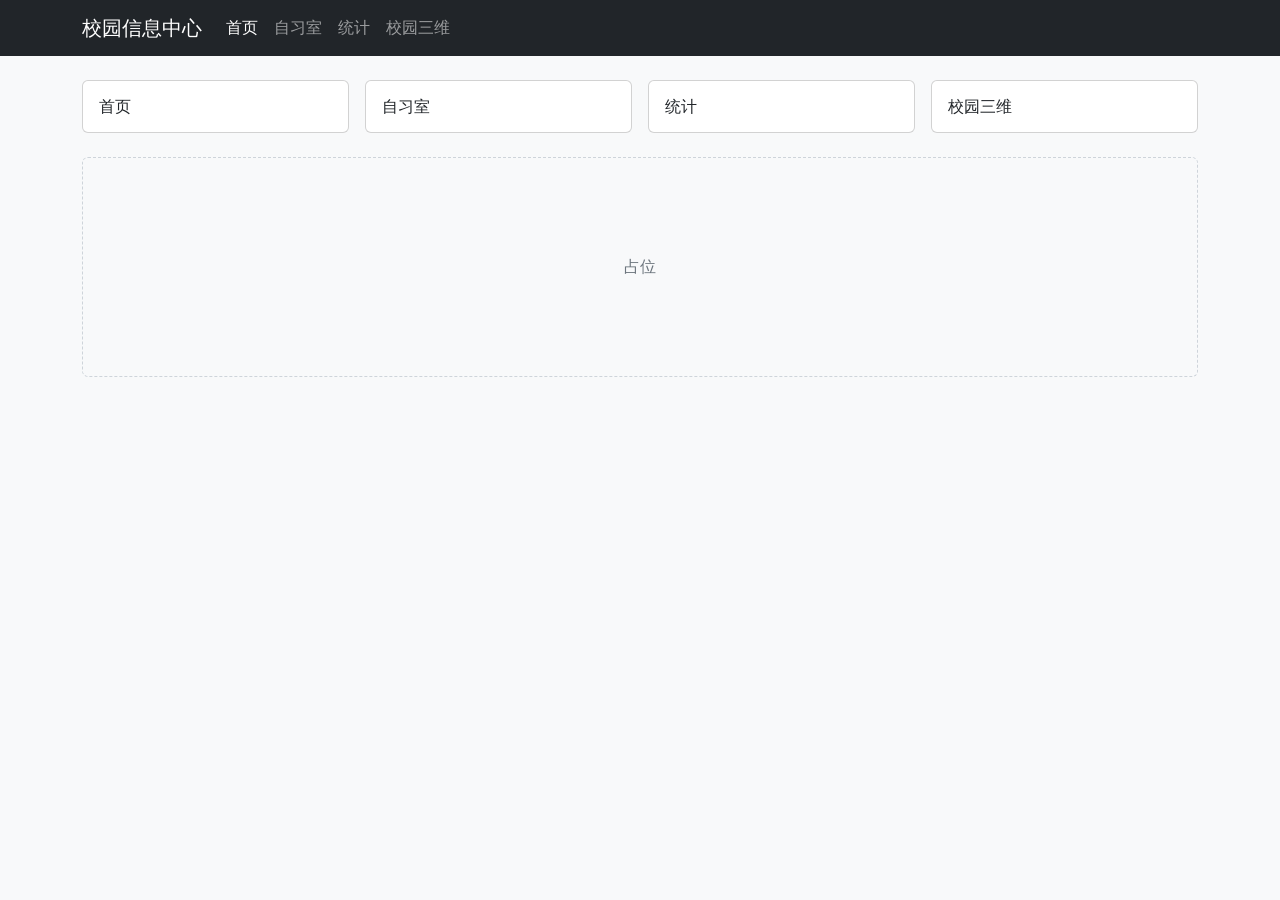
<file: integration/index.html>
<!DOCTYPE html>
<html lang="zh-CN">
<head>
  <meta charset="UTF-8">
  <meta name="viewport" content="width=device-width, initial-scale=1.0">
  <title>校园信息中心</title>

  <link href="libs/bootstrap.min.css" rel="stylesheet">
  <link href="css/style.css" rel="stylesheet">
</head>

<body class="bg-light">

  <nav class="navbar navbar-expand-md navbar-dark bg-dark">
    <div class="container">
      <a class="navbar-brand" href="index.html">校园信息中心</a>
      <button class="navbar-toggler" type="button"
              data-bs-toggle="collapse" data-bs-target="#nav"
              aria-controls="nav" aria-expanded="false" aria-label="切换导航">
        <span class="navbar-toggler-icon"></span>
      </button>
      <div class="collapse navbar-collapse" id="nav">
        <ul class="navbar-nav me-auto">
          <li class="nav-item"><a class="nav-link active" href="index.html">首页</a></li>
          <li class="nav-item"><a class="nav-link" href="study-rooms.html">自习室</a></li>
          <li class="nav-item"><a class="nav-link" href="stats.html">统计</a></li>
          <li class="nav-item"><a class="nav-link" href="three-d/scene.html">校园三维</a></li>
        </ul>
      </div>
    </div>
  </nav>

  <main class="container py-4">

    <section class="row g-3">

      <div class="col-md-6 col-lg-3">
        <a href="index.html" class="text-decoration-none text-reset">
          <div class="card module-card"><div class="card-body"><h2 class="h6 mb-0">首页</h2></div></div>
        </a>
      </div>

      <div class="col-md-6 col-lg-3">
        <a href="study-rooms.html" class="text-decoration-none text-reset">
          <div class="card module-card"><div class="card-body"><h2 class="h6 mb-0">自习室</h2></div></div>
        </a>
      </div>

      <div class="col-md-6 col-lg-3">
        <a href="stats.html" class="text-decoration-none text-reset">
          <div class="card module-card"><div class="card-body"><h2 class="h6 mb-0">统计</h2></div></div>
        </a>
      </div>

      <div class="col-md-6 col-lg-3">
        <a href="three-d/scene.html" class="text-decoration-none text-reset">
          <div class="card module-card"><div class="card-body"><h2 class="h6 mb-0">校园三维</h2></div></div>
        </a>
      </div>

    </section>

    <div class="placeholder-box mt-4">占位</div>

  </main>

  <script src="libs/jquery-3.7.1.min.js"></script>
  <script src="libs/bootstrap.bundle.min.js"></script>
  <script src="js/app.js"></script>

</body>
</html>
</file>
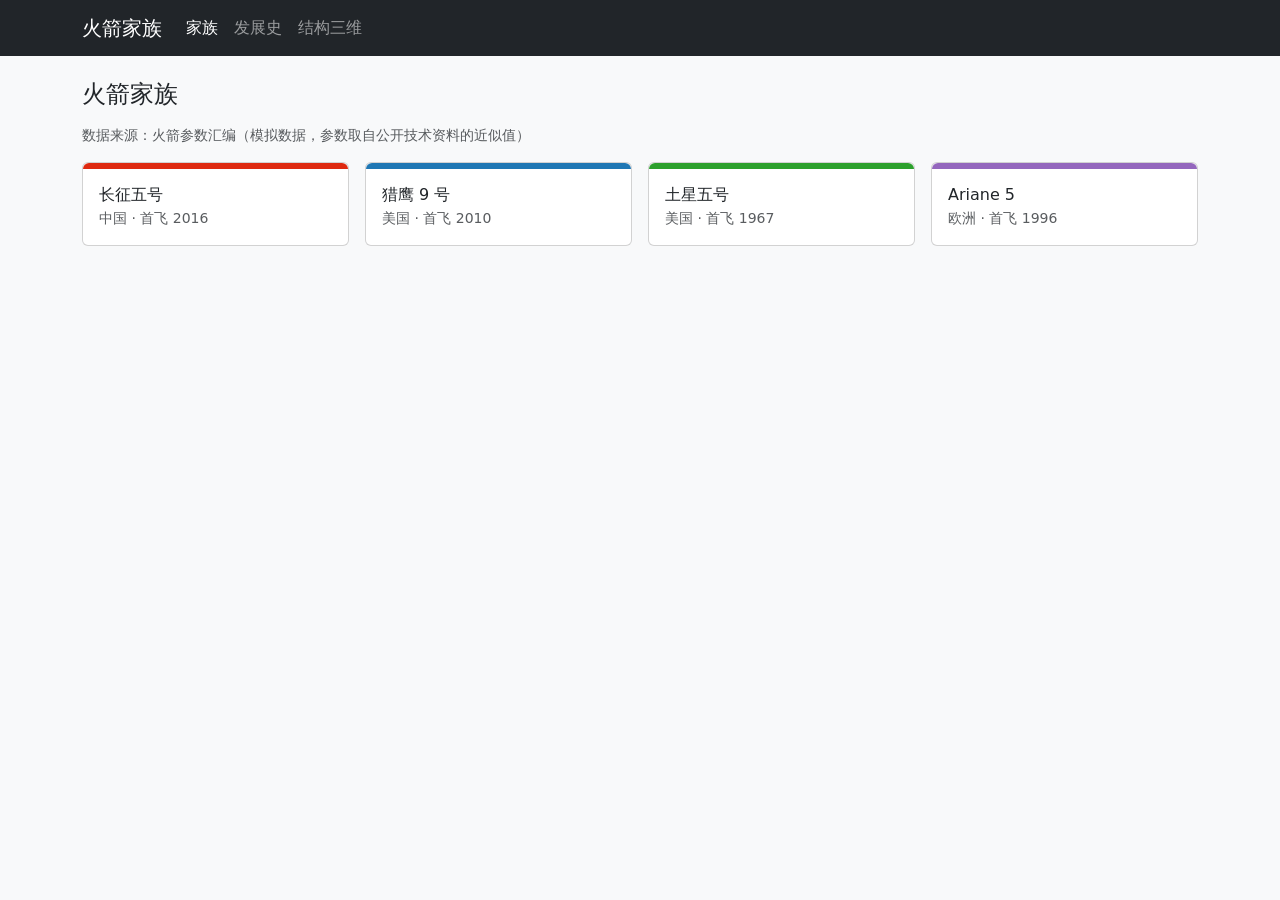
<file: rockets/index.html>
<!DOCTYPE html>
<html lang="zh-CN">
<head>
  <meta charset="UTF-8">
  <meta name="viewport" content="width=device-width, initial-scale=1.0">
  <title>火箭家族</title>

  <link href="libs/bootstrap.min.css" rel="stylesheet">
  <link href="css/style.css" rel="stylesheet">
</head>

<body class="bg-light">

  <nav class="navbar navbar-expand-md navbar-dark bg-dark">
    <div class="container">
      <a class="navbar-brand" href="index.html">火箭家族</a>
      <button class="navbar-toggler" type="button"
              data-bs-toggle="collapse" data-bs-target="#nav"
              aria-controls="nav" aria-expanded="false" aria-label="切换导航">
        <span class="navbar-toggler-icon"></span>
      </button>
      <div class="collapse navbar-collapse" id="nav">
        <ul class="navbar-nav me-auto">
          <li class="nav-item"><a class="nav-link active" href="index.html">家族</a></li>
          <li class="nav-item"><a class="nav-link" href="timeline.html">发展史</a></li>
          <li class="nav-item"><a class="nav-link" href="three-d/scene.html">结构三维</a></li>
        </ul>
      </div>
    </div>
  </nav>

  <main class="container py-4">

    <h1 class="h4 mb-3">火箭家族</h1>
    <p class="text-muted small" id="data-source"></p>

    <section class="row g-3" id="rocket-list"></section>

    <p id="status" class="alert alert-warning mt-3" style="display: none;"></p>

  </main>

  <script src="libs/jquery-3.7.1.min.js"></script>
  <script src="libs/bootstrap.bundle.min.js"></script>
  <script src="js/app.js"></script>

</body>
</html>
</file>
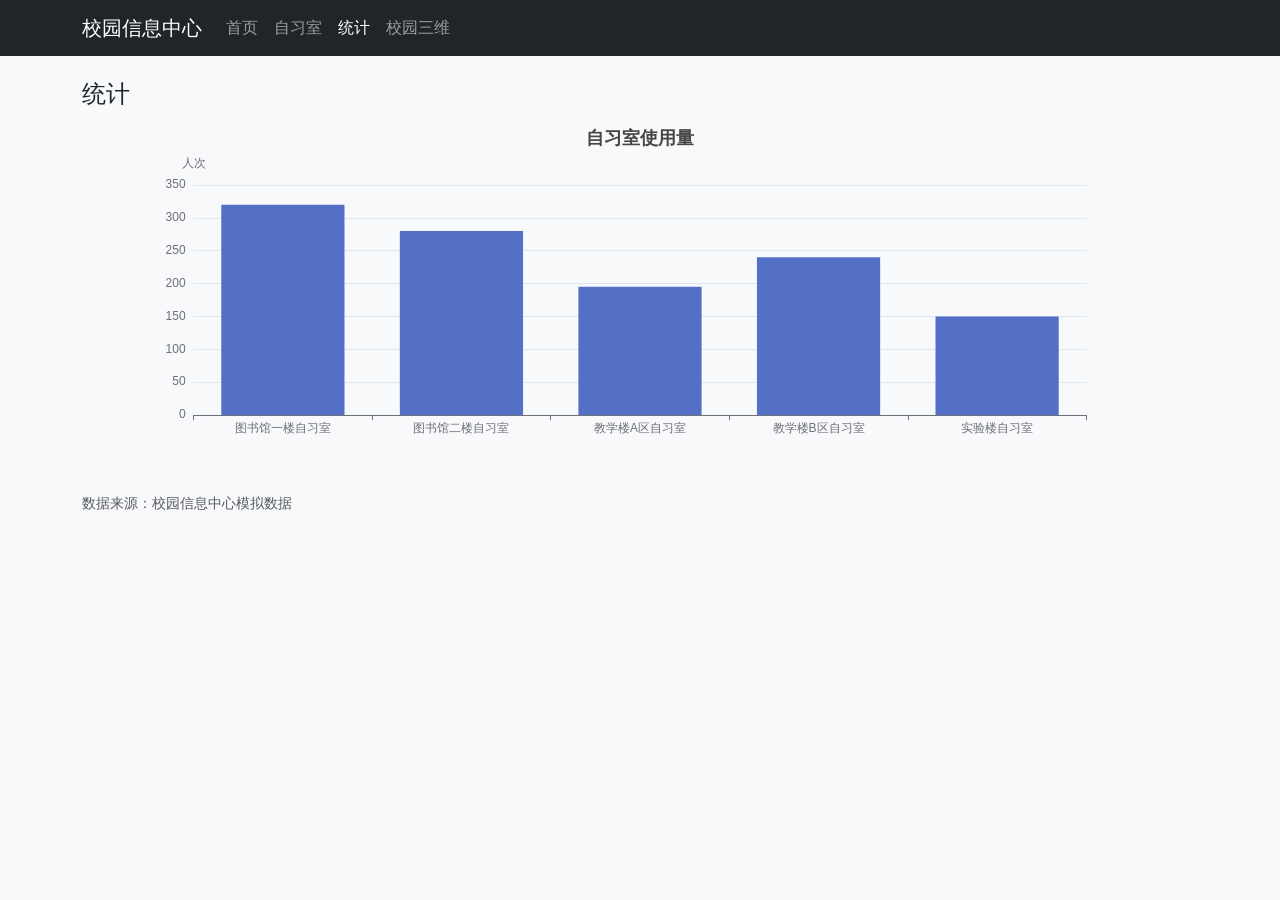
<file: integration/stats.html>
<!DOCTYPE html>
<html lang="zh-CN">
<head>
  <meta charset="UTF-8">
  <meta name="viewport" content="width=device-width, initial-scale=1.0">
  <title>统计 · 校园信息中心</title>

  <link href="libs/bootstrap.min.css" rel="stylesheet">
  <link href="css/style.css" rel="stylesheet">
</head>

<body class="bg-light">

  <nav class="navbar navbar-expand-md navbar-dark bg-dark">
    <div class="container">
      <a class="navbar-brand" href="index.html">校园信息中心</a>
      <button class="navbar-toggler" type="button"
              data-bs-toggle="collapse" data-bs-target="#nav"
              aria-controls="nav" aria-expanded="false" aria-label="切换导航">
        <span class="navbar-toggler-icon"></span>
      </button>
      <div class="collapse navbar-collapse" id="nav">
        <ul class="navbar-nav me-auto">
          <li class="nav-item"><a class="nav-link" href="index.html">首页</a></li>
          <li class="nav-item"><a class="nav-link" href="study-rooms.html">自习室</a></li>
          <li class="nav-item"><a class="nav-link active" href="stats.html">统计</a></li>
          <li class="nav-item"><a class="nav-link" href="three-d/scene.html">校园三维</a></li>
        </ul>
      </div>
    </div>
  </nav>

  <main class="container py-4">

    <h1 class="h4 mb-3">统计</h1>

    <div id="usage-chart" style="height: 360px;"></div>
    <p class="text-muted small mt-2" id="data-source"></p>

  </main>

  <script src="libs/jquery-3.7.1.min.js"></script>
  <script src="libs/bootstrap.bundle.min.js"></script>
  <script src="libs/echarts.min.js"></script>
  <script src="js/app.js"></script>

</body>
</html>
</file>
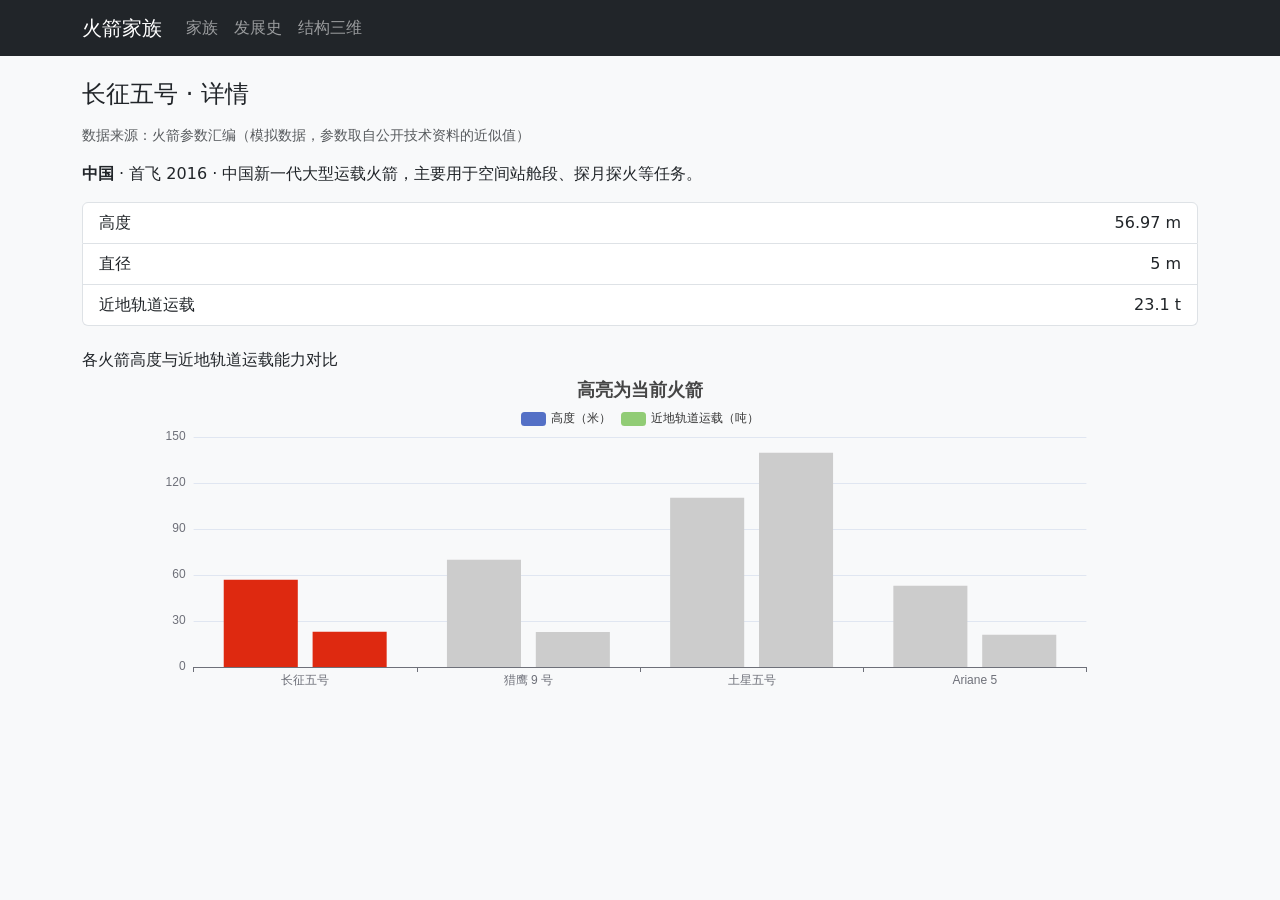
<file: rockets/detail.html>
<!DOCTYPE html>
<html lang="zh-CN">
<head>
  <meta charset="UTF-8">
  <meta name="viewport" content="width=device-width, initial-scale=1.0">
  <title>火箭详情</title>

  <link href="libs/bootstrap.min.css" rel="stylesheet">
  <link href="css/style.css" rel="stylesheet">
</head>

<body class="bg-light">

  <nav class="navbar navbar-expand-md navbar-dark bg-dark">
    <div class="container">
      <a class="navbar-brand" href="index.html">火箭家族</a>
      <button class="navbar-toggler" type="button"
              data-bs-toggle="collapse" data-bs-target="#nav"
              aria-controls="nav" aria-expanded="false" aria-label="切换导航">
        <span class="navbar-toggler-icon"></span>
      </button>
      <div class="collapse navbar-collapse" id="nav">
        <ul class="navbar-nav me-auto">
          <li class="nav-item"><a class="nav-link" href="index.html">家族</a></li>
          <li class="nav-item"><a class="nav-link" href="timeline.html">发展史</a></li>
          <li class="nav-item"><a class="nav-link" href="three-d/scene.html">结构三维</a></li>
        </ul>
      </div>
    </div>
  </nav>

  <main class="container py-4">

    <h1 class="h4 mb-3" id="rocket-name">火箭详情</h1>
    <p class="text-muted small" id="data-source"></p>

    <div id="rocket-info" class="mb-4"></div>

    <section class="row g-3">
      <div class="col-12">
        <h2 class="h6">各火箭高度与近地轨道运载能力对比</h2>
        <div id="param-chart" style="height: 360px;"></div>
      </div>
    </section>

    <p id="status" class="alert alert-warning mt-3" style="display: none;"></p>

  </main>

  <script src="libs/jquery-3.7.1.min.js"></script>
  <script src="libs/bootstrap.bundle.min.js"></script>
  <script src="libs/echarts.min.js"></script>
  <script src="js/app.js"></script>

</body>
</html>
</file>
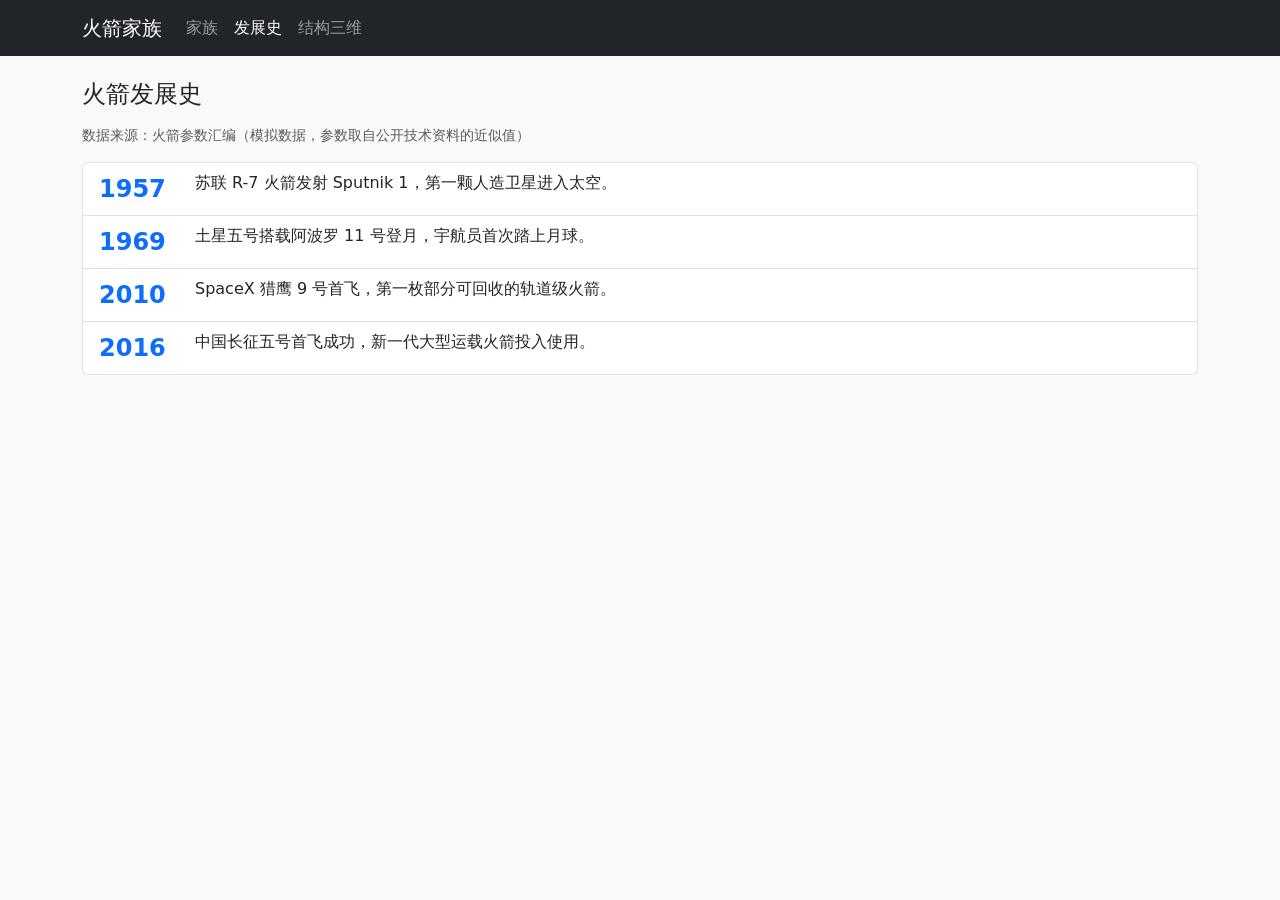
<file: rockets/timeline.html>
<!DOCTYPE html>
<html lang="zh-CN">
<head>
  <meta charset="UTF-8">
  <meta name="viewport" content="width=device-width, initial-scale=1.0">
  <title>火箭发展史</title>

  <link href="libs/bootstrap.min.css" rel="stylesheet">
  <link href="css/style.css" rel="stylesheet">
</head>

<body class="bg-light">

  <nav class="navbar navbar-expand-md navbar-dark bg-dark">
    <div class="container">
      <a class="navbar-brand" href="index.html">火箭家族</a>
      <button class="navbar-toggler" type="button"
              data-bs-toggle="collapse" data-bs-target="#nav"
              aria-controls="nav" aria-expanded="false" aria-label="切换导航">
        <span class="navbar-toggler-icon"></span>
      </button>
      <div class="collapse navbar-collapse" id="nav">
        <ul class="navbar-nav me-auto">
          <li class="nav-item"><a class="nav-link" href="index.html">家族</a></li>
          <li class="nav-item"><a class="nav-link active" href="timeline.html">发展史</a></li>
          <li class="nav-item"><a class="nav-link" href="three-d/scene.html">结构三维</a></li>
        </ul>
      </div>
    </div>
  </nav>

  <main class="container py-4">

    <h1 class="h4 mb-3">火箭发展史</h1>
    <p class="text-muted small" id="data-source"></p>

    <ul id="timeline-list" class="list-group"></ul>

    <p id="status" class="alert alert-warning mt-3" style="display: none;"></p>

  </main>

  <script src="libs/jquery-3.7.1.min.js"></script>
  <script src="libs/bootstrap.bundle.min.js"></script>
  <script src="js/app.js"></script>

</body>
</html>
</file>
<file: integration/css/style.css>
/* 自定义样式：在 Bootstrap 之后引入，用于覆盖或补充 */

.module-card {
  height: 100%;
}

.placeholder-box {
  min-height: 220px;
  display: flex;
  align-items: center;
  justify-content: center;
  background: #f8f9fa;
  border: 1px dashed #ced4da;
  border-radius: .375rem;
  color: #6c757d;
  padding: 1rem;
  text-align: center;
}
</file>
<file: rockets/css/style.css>
/* 自定义样式：在 Bootstrap 之后引入 */

.rocket-card-color {
  height: 6px;
  border-top-left-radius: .375rem;
  border-top-right-radius: .375rem;
}

.timeline-year {
  font-size: 1.5rem;
  font-weight: 600;
  color: #0d6efd;
  min-width: 80px;
}
</file>
